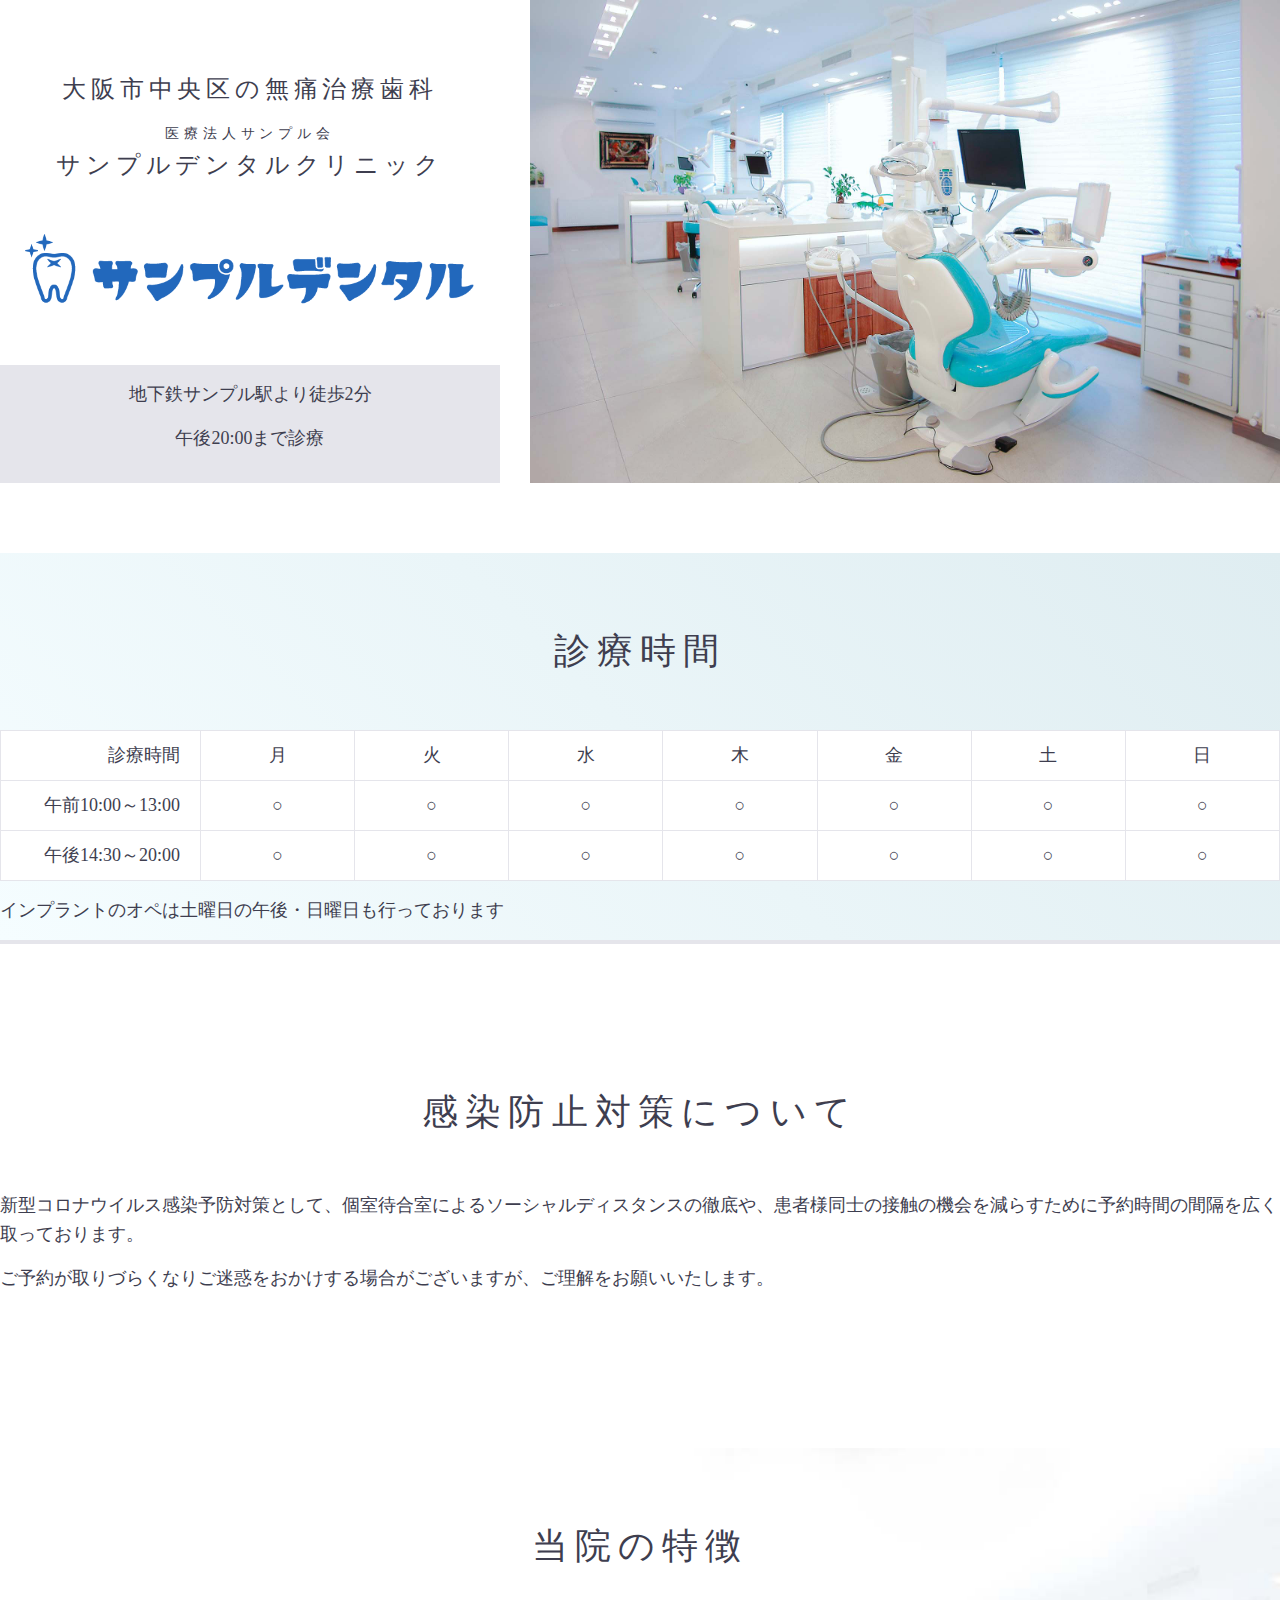
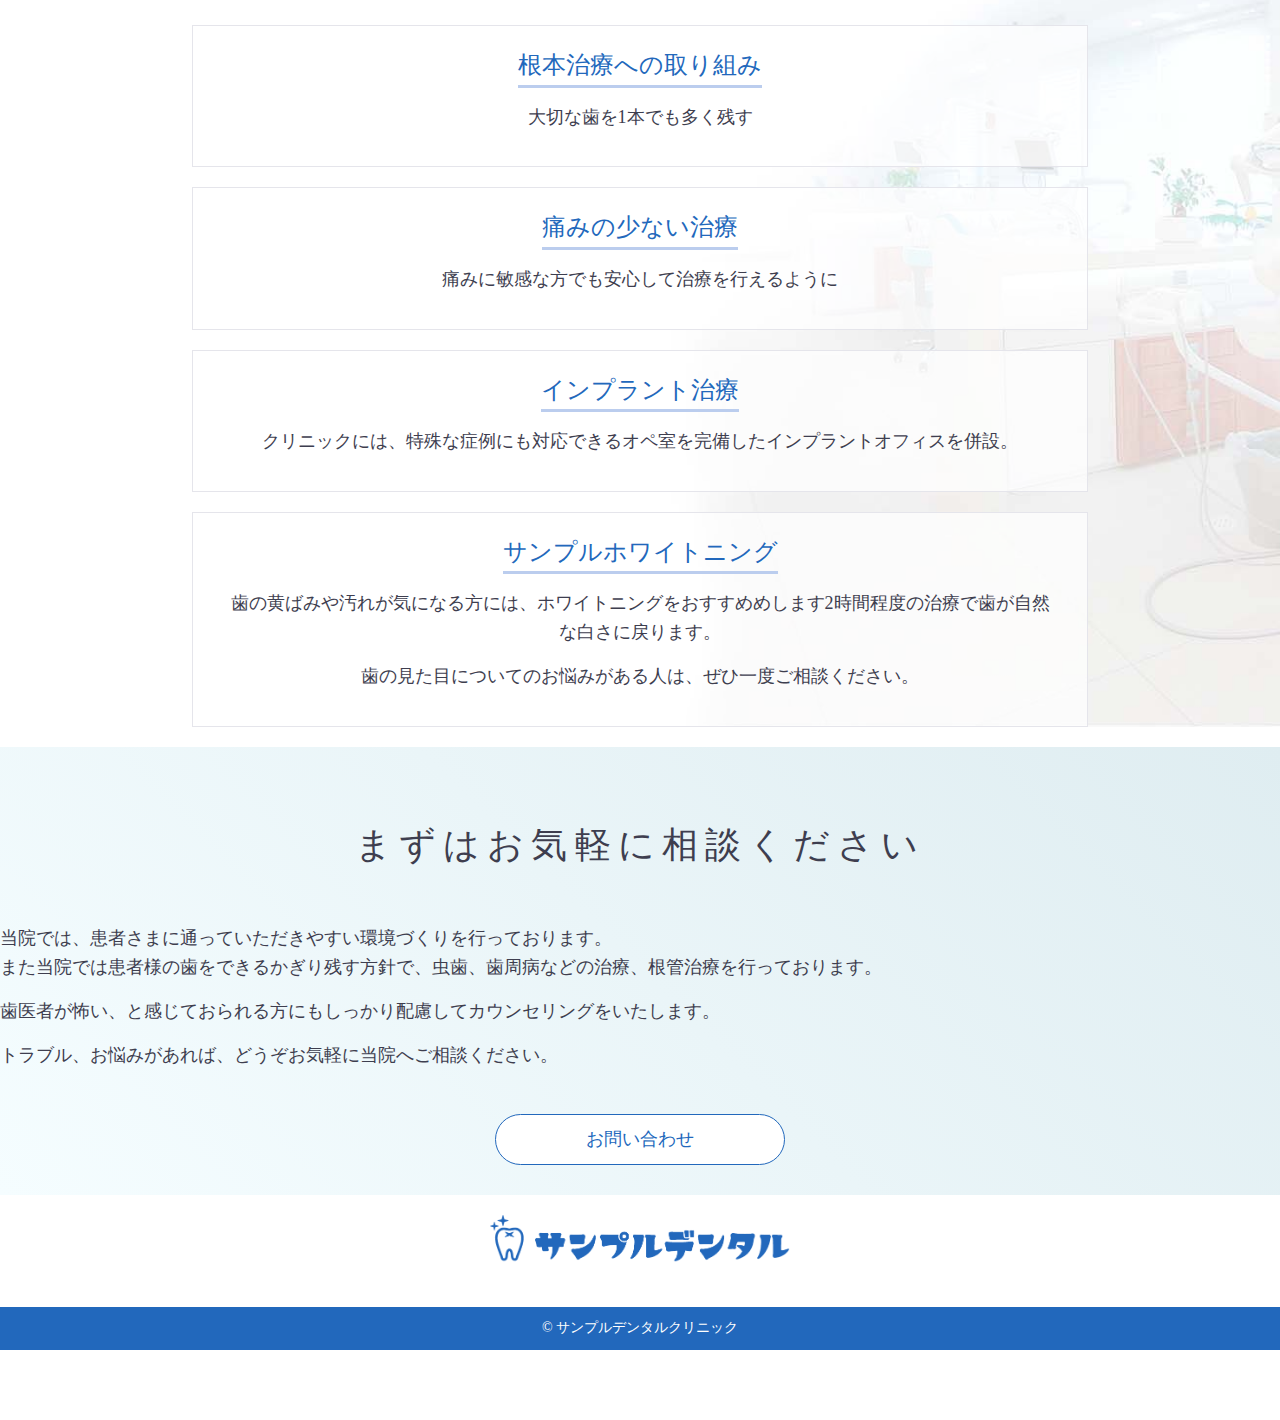
<file: dental_html/index.html>
<!DOCTYPE html>
<html lang="ja">

<head>
    <meta charset="utf-8">
    <meta name="viewport" content="width=device-width,initial-scale=1">
    <meta content="IE=edge" http-equiv="X-UA-Compatible">
    <meta name="format-detection" content="telephone=no,address=no,email=no">
    <title>サンプルデンタルクリニック</title>
    <meta name="description" content="サンプルデンタルクリニックの説明文サンプルクリニックの説明文サンプルクリニックの説明文">
    <link rel="stylesheet" href="css/reset.css">
    <link rel="stylesheet" href="css/style.css">
</head>

<body>

    <div class="header">

        <div class="header-info">
    <div class="boxa">

    <h1>大阪市中央区の無痛治療歯科
        <br>
    <span>医療法人サンプル会</span>
    サンプルデンタルクリニック</h1>
</div>

    <img src="images/logo.png" alt="">

    <div class="box1">
        <p>地下鉄サンプル駅より徒歩2分</p>

<p>午後20:00まで診療</p>
    </div>
    </div>

<div class="header_img">
    
    <img src="images/mainvisual.jpg" alt="">

</div>

</div>


<section>
<div class="boss">

    <h1>診療時間</h1>

    <table class="opening_table">
        <tr>
            <th>診療時間</th>
        <td>月</td>
        <td>火</td>
        <td>水</td>
        <td>木</td>
        <td>金</td>
        <td>土</td>
        <td>日</td>
        </tr>

        <tr>
            <th>午前10:00～13:00</th>
                <td>○</td>
                <td>○</td>
                <td>○</td>
                <td>○</td>
                <td>○</td>
                <td>○</td>
                <td>○</td>

        </tr>

        <tr>
            <th>午後14:30～20:00</th>
            <td>○</td>
                <td>○</td>
                <td>○</td>
                <td>○</td>
                <td>○</td>
                <td>○</td>
                <td>○</td>
                
        </tr>
    </table>

    <p>インプラントのオペは土曜日の午後・日曜日も行っております</p>

</div>

</section>

<section>

<div class="boss2">
    <h1>感染防止対策について</h1>
    <p>新型コロナウイルス感染予防対策として、個室待合室によるソーシャルディスタンスの徹底や、患者様同士の接触の機会を減らすために予約時間の間隔を広く取っております。</p>
<p>ご予約が取りづらくなりご迷惑をおかけする場合がございますが、ご理解をお願いいたします。</p>
</div>
</section>

<section>

<div class="boss3">
    <h1>当院の特徴</h1>
    <div class="features_box">
        <h3>根本治療への取り組み</h3>
        <p>大切な歯を1本でも多く残す</p>
    </div>
    <div class="features_box">
        <h3>痛みの少ない治療</h3>
        <p>痛みに敏感な方でも安心して治療を行えるように</p>
    </div>
    <div class="features_box">
        <h3>インプラント治療</h3>
        <p>クリニックには、特殊な症例にも対応できるオペ室を完備したインプラントオフィスを併設。</p>
    </div>
    <div class="features_box">
        <h3>サンプルホワイトニング</h3>
        <p>歯の黄ばみや汚れが気になる方には、ホワイトニングをおすすめめします2時間程度の治療で歯が自然な白さに戻ります。</p>
        <p>歯の見た目についてのお悩みがある人は、ぜひ一度ご相談ください。</p>
        
    </div>
</div>

<div class="contact">

<div class="inner">
    <h1>まずはお気軽に相談ください</h1>
    <p>当院では、患者さまに通っていただきやすい環境づくりを行っております。<br>
        また当院では患者様の歯をできるかぎり残す方針で、虫歯、歯周病などの治療、根管治療を行っております。</p>
        <p>歯医者が怖い、と感じておられる方にもしっかり配慮してカウンセリングをいたします。</p>
        <p>トラブル、お悩みがあれば、どうぞお気軽に当院へご相談ください。</p>
</div>

<div class="btn">
    <a href="">お問い合わせ</a>
</div>

</div>

<footer>
    <p class="footer_logo">
        <img src="images/logo.png" alt="">
    </p>

    <div class="copyright">
        <small>© サンプルデンタルクリニック </small>
    </div>
</footer>

</body>

</html>
</file>
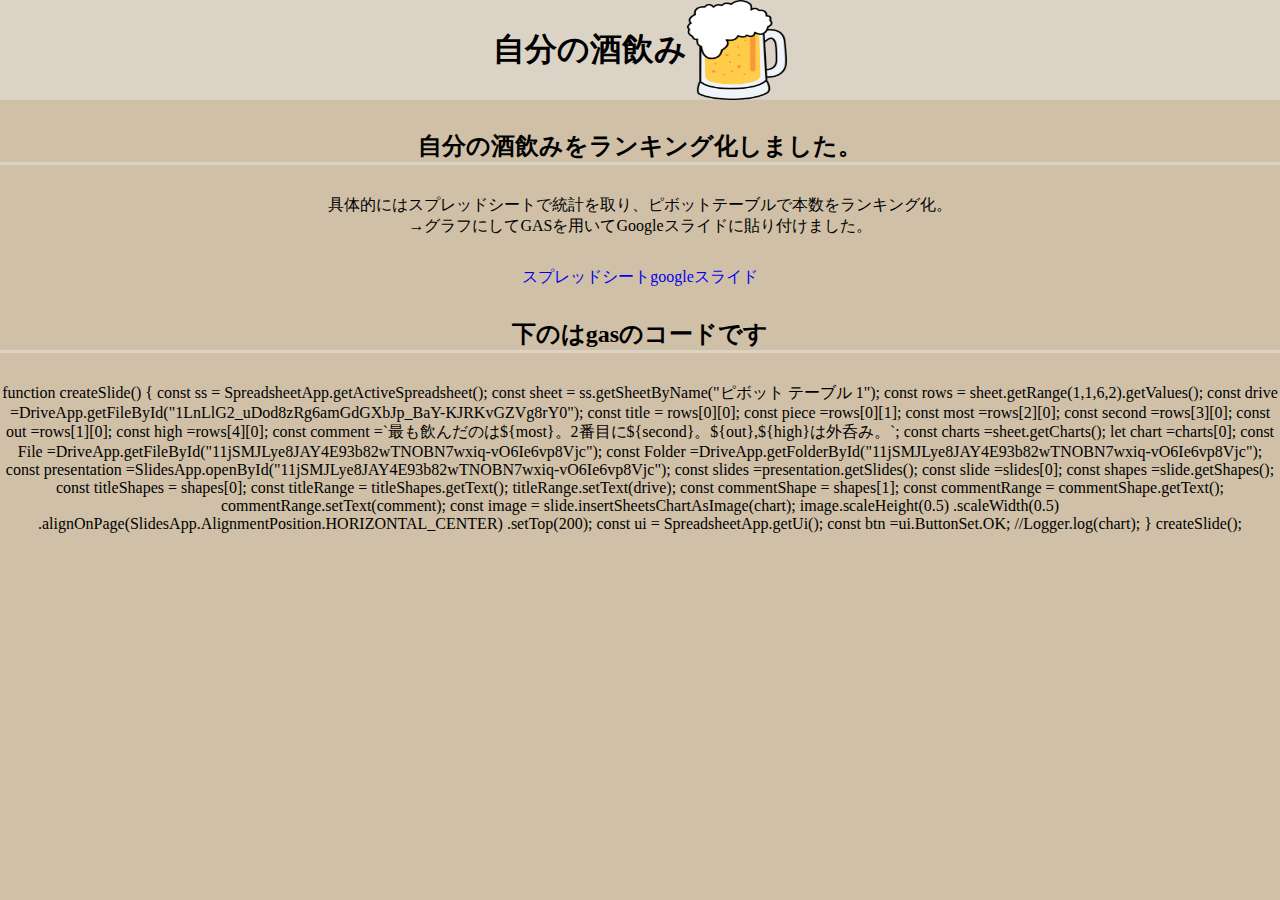
<file: drink/index.html>
<!DOCTYPE html>
<html lang="en">
<head>
    <meta charset="UTF-8">
    <meta name="viewport" content="width=device-width, initial-scale=1.0">
    <title>自分の酒飲み</title>
    <link rel="stylesheet" href="style.css">
</head>
<body>
    <div class="boss">
    <h1>自分の酒飲み</h1>
    <img src="beel.png" alt="">
    </div>

<h2>自分の酒飲みをランキング化しました。</h2>
<p>具体的にはスプレッドシートで統計を取り、ピボットテーブルで本数をランキング化。
<br>→グラフにしてGASを用いてGoogleスライドに貼り付けました。
</p>

<div class="boxa">
    <div>
<a href="1LnLlG2_uDod8zRg6amGdGXbJp_BaY-KJRKvGZVg8rY0">スプレッドシート</a>
</div>

<div>
<a href="11jSMJLye8JAY4E93b82wTNOBN7wxiq-vO6Ie6vp8Vjc">googleスライド</a></div>
</div>

<h2>下のはgasのコードです</h2>
<p>function createSlide() {
    const ss = SpreadsheetApp.getActiveSpreadsheet();
    const sheet = ss.getSheetByName("ピボット テーブル  1");
      const rows = sheet.getRange(1,1,6,2).getValues();
 
      const drive =DriveApp.getFileById("1LnLlG2_uDod8zRg6amGdGXbJp_BaY-KJRKvGZVg8rY0");
     
      const title = rows[0][0];
      const piece =rows[0][1];
      const most =rows[2][0];
      const second =rows[3][0];
      const out =rows[1][0];
      const high =rows[4][0];
 
 const comment =`最も飲んだのは${most}。2番目に${second}。${out},${high}は外呑み。`;
 
 const charts =sheet.getCharts();
 let chart =charts[0];
 
 const File =DriveApp.getFileById("11jSMJLye8JAY4E93b82wTNOBN7wxiq-vO6Ie6vp8Vjc");
 const Folder =DriveApp.getFolderById("11jSMJLye8JAY4E93b82wTNOBN7wxiq-vO6Ie6vp8Vjc");
 const presentation =SlidesApp.openById("11jSMJLye8JAY4E93b82wTNOBN7wxiq-vO6Ie6vp8Vjc");
 const slides =presentation.getSlides();
 const slide =slides[0];
 const shapes =slide.getShapes();
 
 const titleShapes = shapes[0];
 const titleRange = titleShapes.getText();
 titleRange.setText(drive);
 
 const commentShape = shapes[1];
 const commentRange = commentShape.getText();
 commentRange.setText(comment);
 
 const image = slide.insertSheetsChartAsImage(chart);
 
 image.scaleHeight(0.5)
 .scaleWidth(0.5)
 .alignOnPage(SlidesApp.AlignmentPosition.HORIZONTAL_CENTER)
 .setTop(200);
 
 const ui = SpreadsheetApp.getUi();
 const btn =ui.ButtonSet.OK;
   
      //Logger.log(chart);
 
 }
 
 createSlide();
 </p>

</body>
</html>
</file>
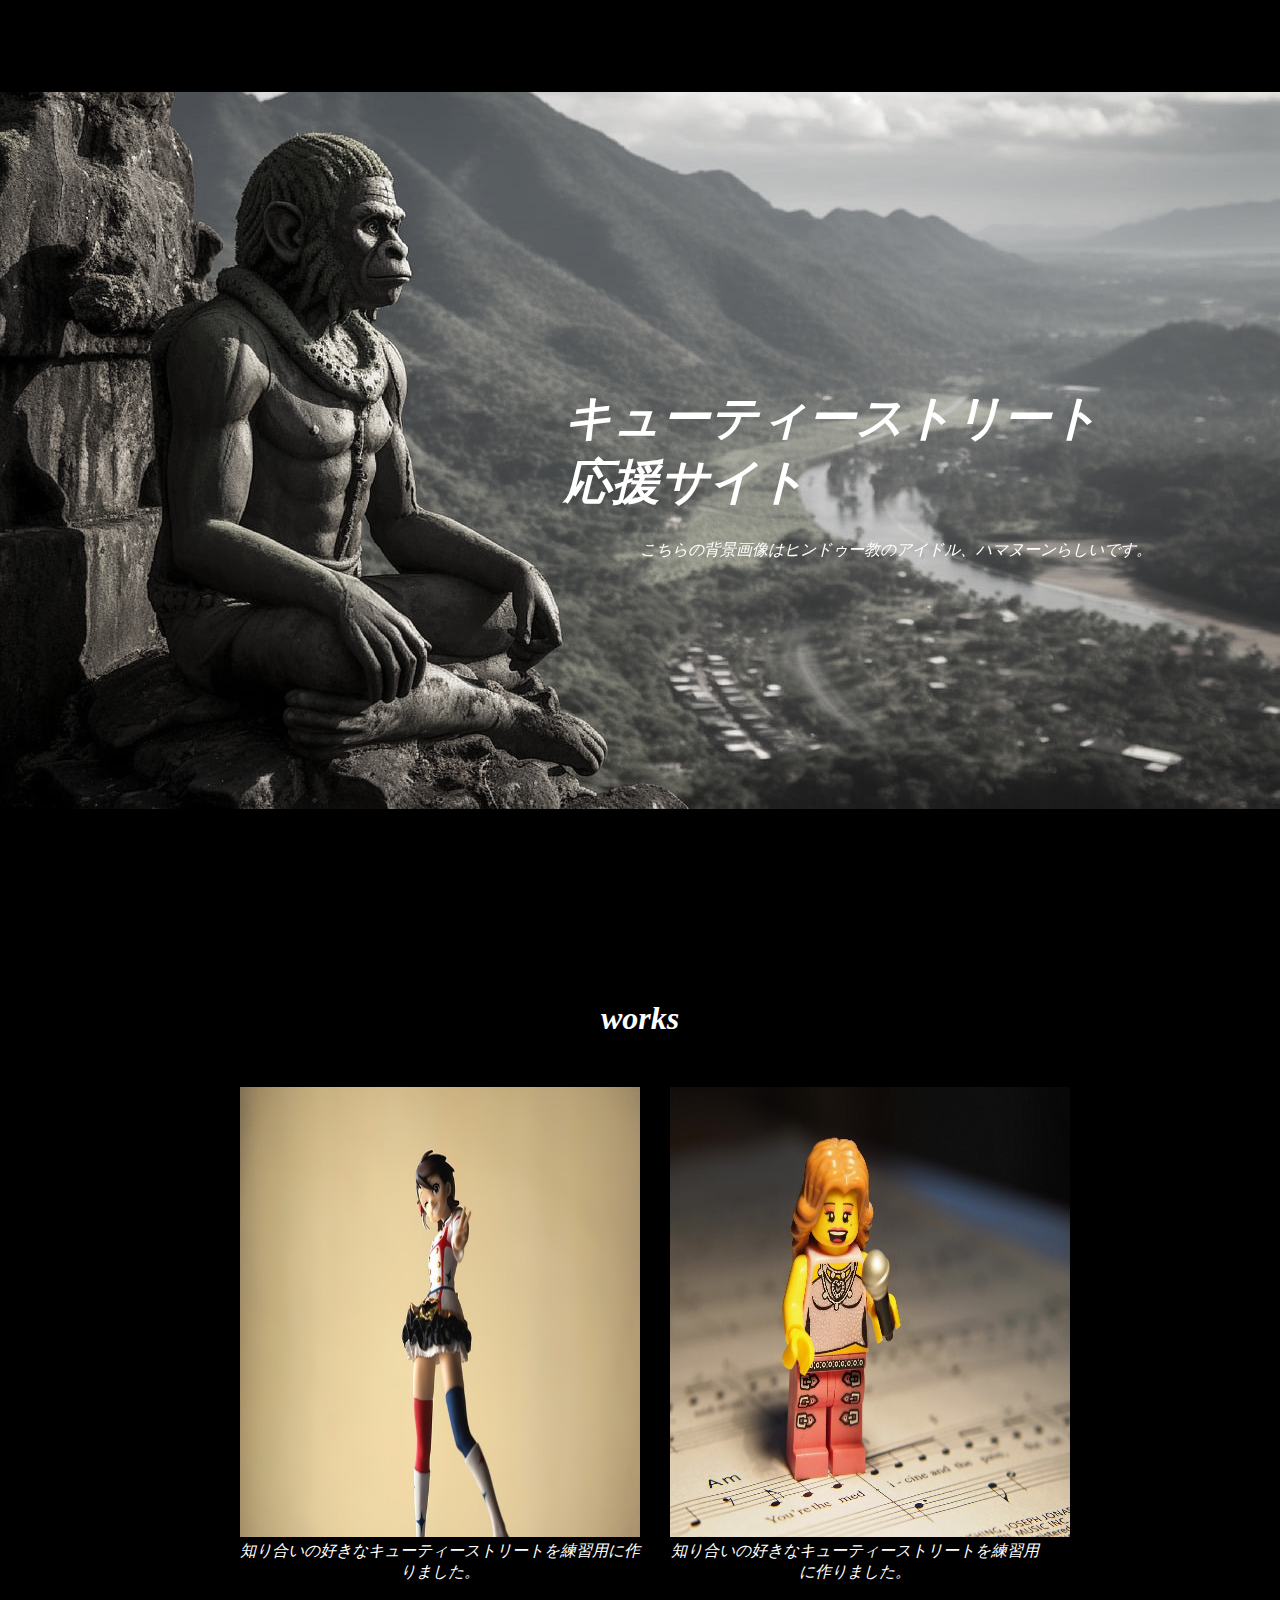
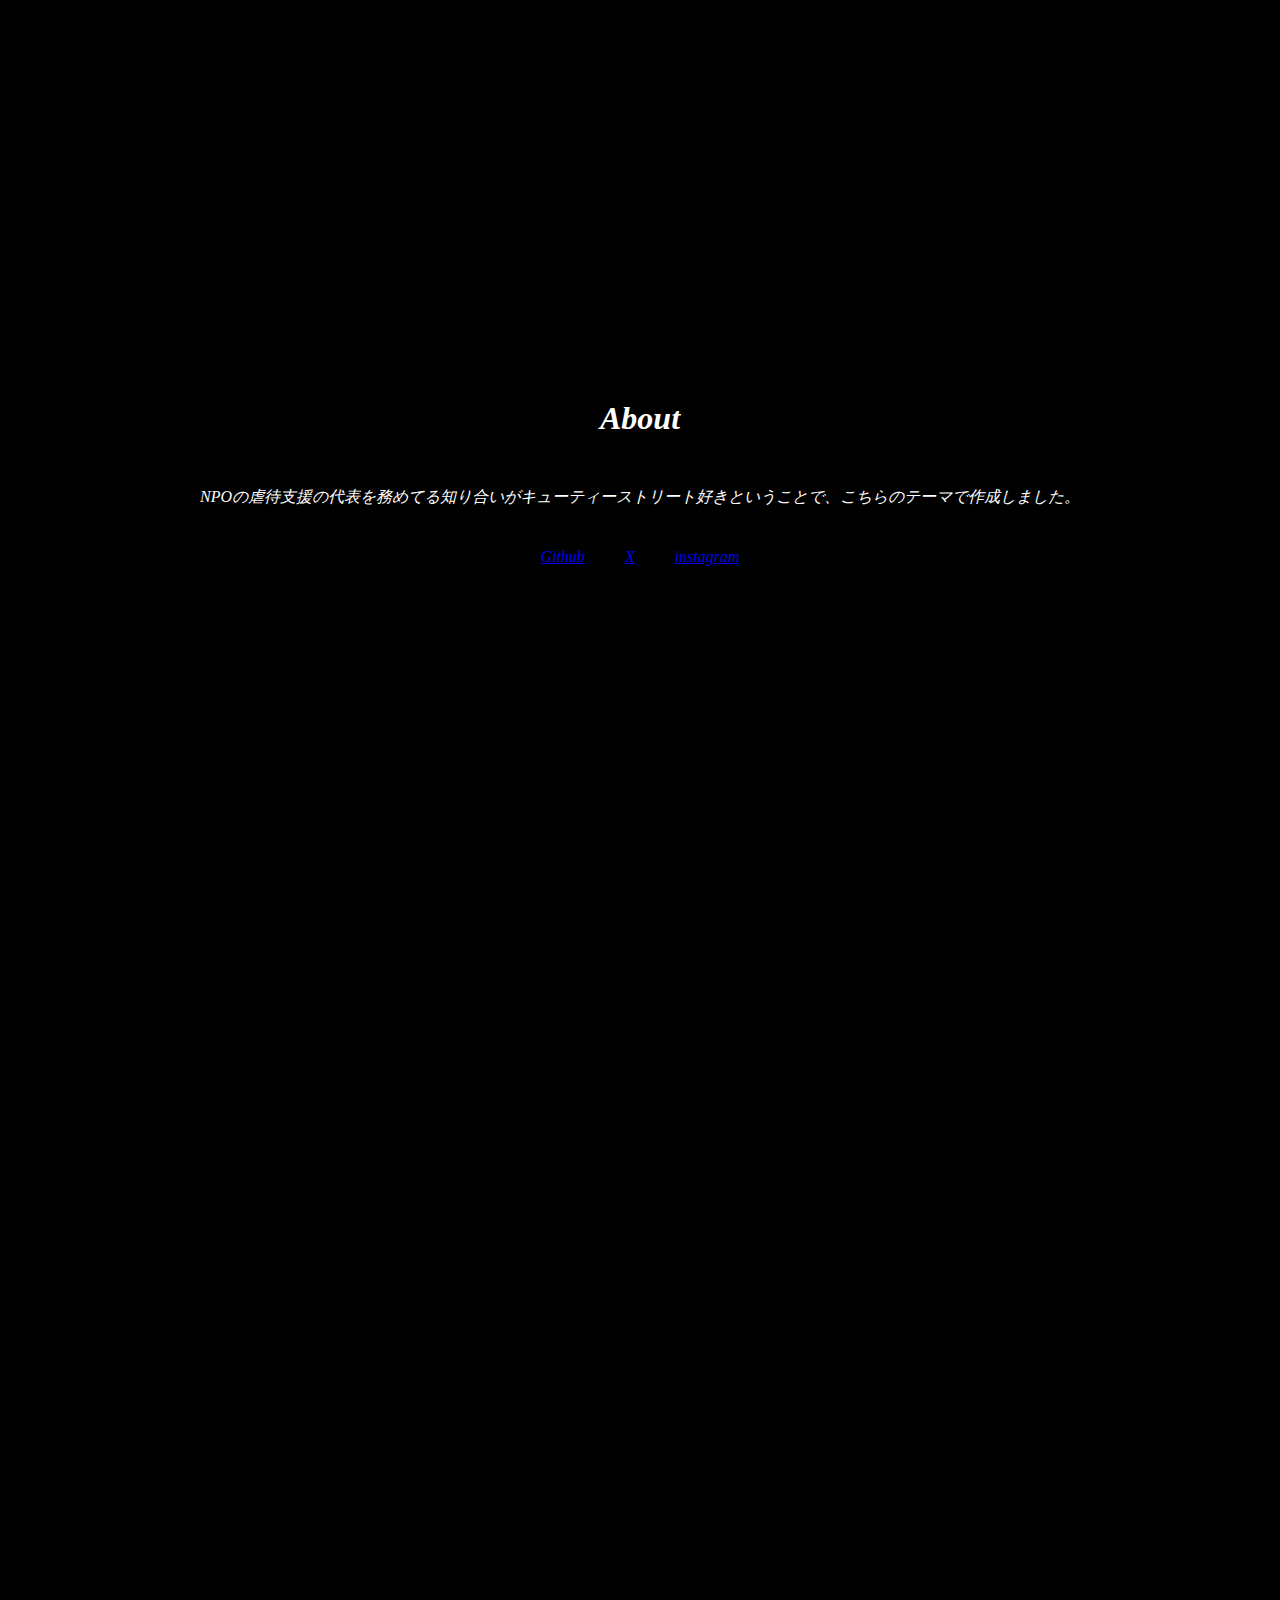
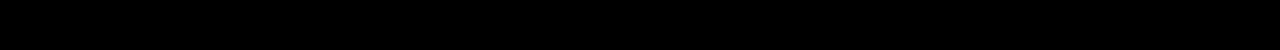
<file: qurty-street/index.html>
<!DOCTYPE html>
<html lang="en">
<head>
    <meta charset="UTF-8">
    <meta name="viewport" content="width=device-width, initial-scale=1.0">
    <title>キューティーストリート ポートフォリオ</title>
    <link rel="stylesheet" href="style.css">
 
</head>
<body>


    <section id="top">
        <img src="images/hanuman.jpg" alt="">
        <h1>キューティーストリート <br>
        応援サイト</h1>
            <p>こちらの背景画像はヒンドゥー教のアイドル、ハマヌーンらしいです。</p>
    </section>

    <section id="works" 
    
    >
        <h2>works</h2>
        <div class="ball">
        <div class="vmd">
            <img src="images/young-4107125_640.jpg" alt="">
            <p>知り合いの好きなキューティーストリートを練習用に作りました。</p>
        </div>

        <div class="cat">
            <img src="images/lego-7900076_1280.jpg" alt="">
            <p>知り合いの好きなキューティーストリートを練習用に作りました。</p>
        </div>
    </div>
    </section>
    <section id="about">
        <h2>About</h2>
        <p>NPOの虐待支援の代表を務めてる知り合いがキューティーストリート好きということで、こちらのテーマで作成しました。</p>
        <ul>
            <li><a href="https://github.co.jp/">Github</a></li>
            <li><a href="https://x.com/">X</a></li>
            <li><a href="https://www.instagram.com/">instagram</a></li>
        </ul>
        <iframe src="https://docs.google.com/forms/d/e/1FAIpQLSfHgRpVjooZBRFRaUW6HrwR3zsY597K7c32kNBeripbX1SPmg/viewform?embedded=true" frameborder="0" marginheight="0" marginwidth="0">読み込んでいます…</iframe>
    </section>
    

    <script src="script.js "></script>
</body>
</html>
</file>
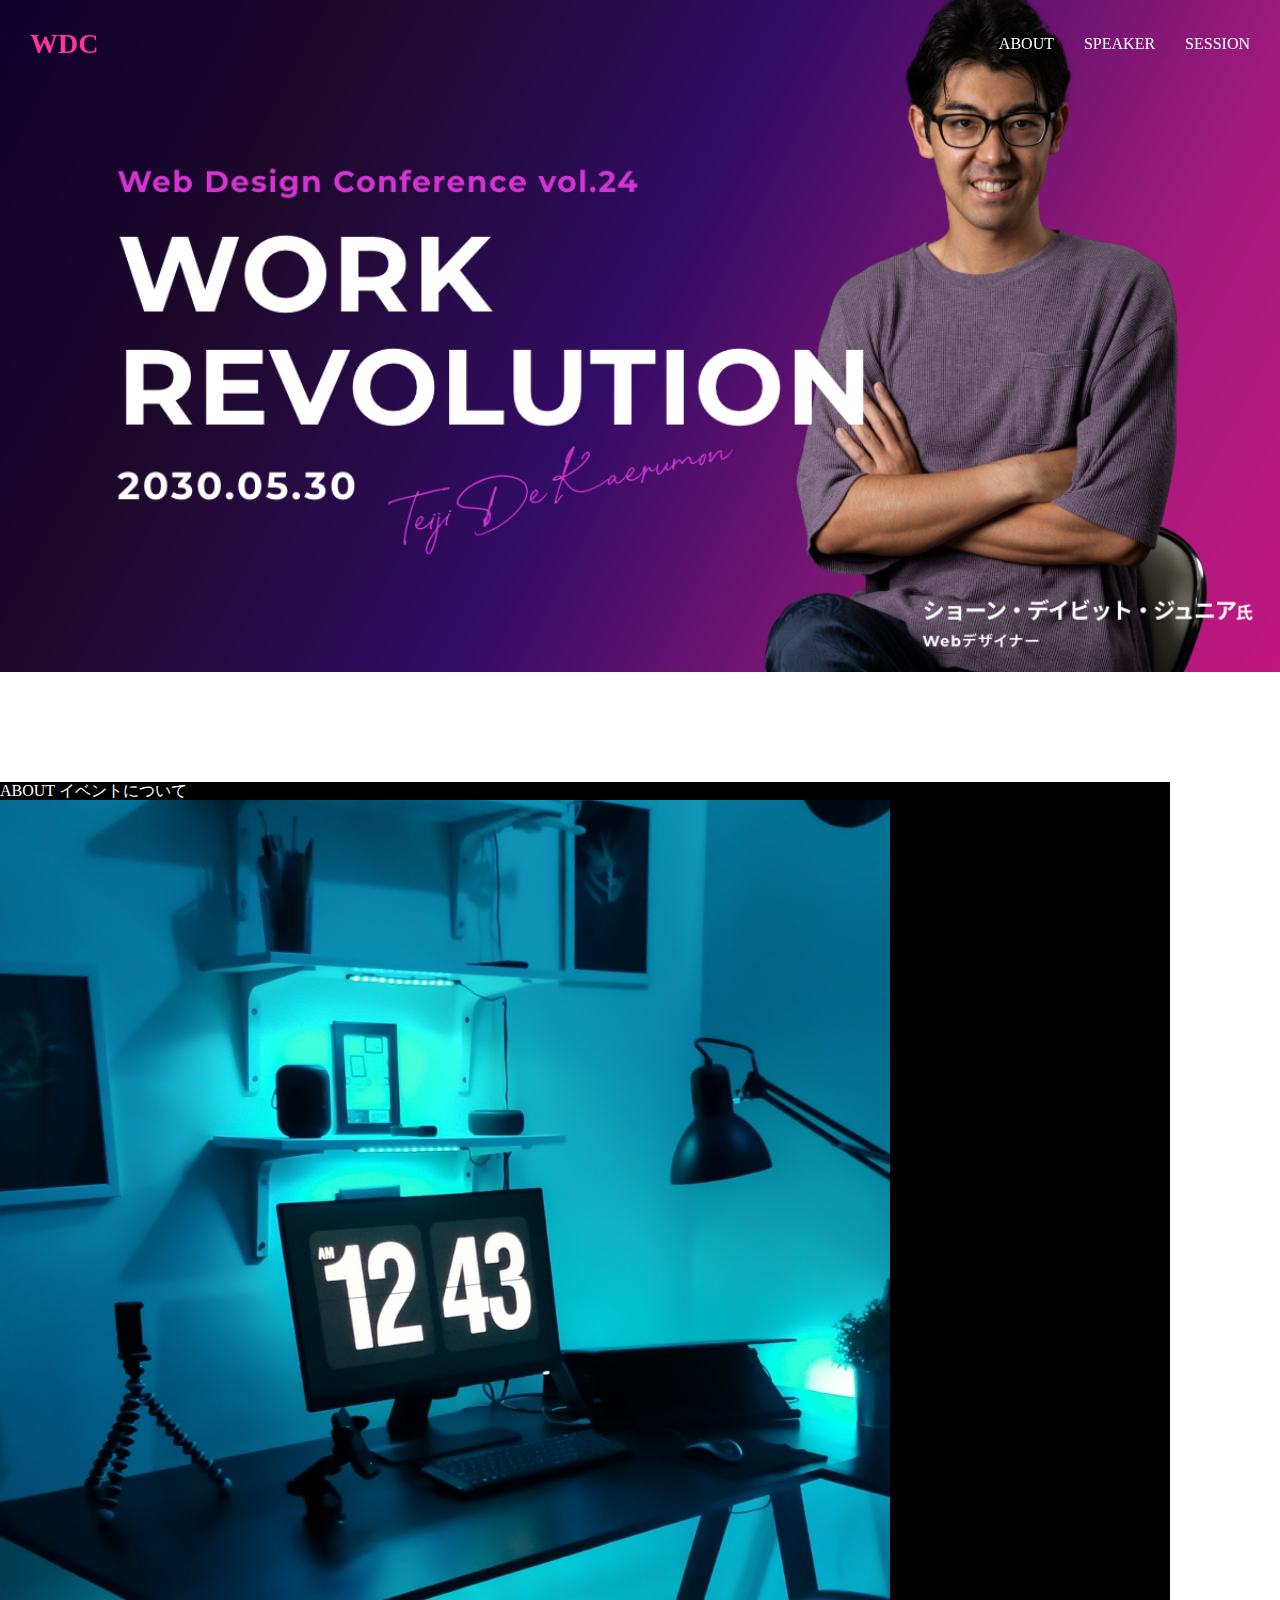
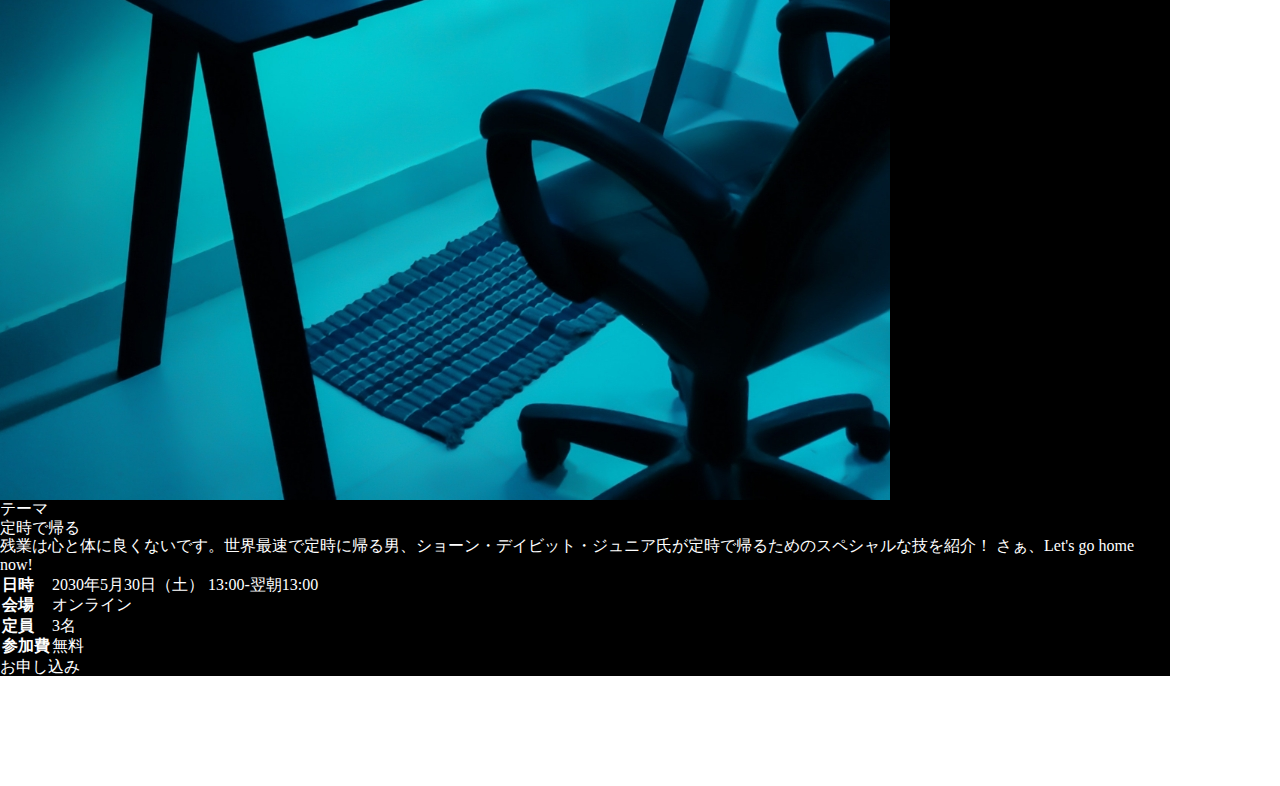
<file: wbc/index.html>
<!DOCTYPE html>
<html lang="en">
<head>
  <meta charset="UTF-8">
  <meta name="viewport" content="width=device-width, initial-scale=1.0">
  <title>Document</title>
  <link rel="stylesheet" href="css/style.css">
  <link rel="stylesheet" href="css/destyle.css">
</head>
<body>

<header class="header">
<div class="header-logo">
  <a href=".">WDC</a>
</div>

<div class="header-nav">
  <nav>
    <ul>
      <li class="nav-item">
        <a href="#abot">ABOUT</a>
      </li>
      <li class="nav-item">
        <a href="#speaker">SPEAKER</a>
      </li>
      <li class="nav-item">
        <a href="#session">SESSION</a>
      </li>
    </ul>
  </nav>
</div>
</header>

<div class="top">
  <div class="top_innner">
<img src="images/ogp.png" alt="">
  </div>

</div>

<main class="contents">
  <section id="about">
<div class="container">
  <h2>ABOUT
    <span>イベントについて</span>
  </h2>

  <div class="about-body">
    <div class="about-img">
      <img src="images/about.jpg" alt="">
    </div>
  </div>

  <div class="about__desc">
    <div class="about__subtitle">テーマ</div>
    <h3 class="about__title">定時で帰る</h3>
    <div class="about__info">
      <p>
        残業は心と体に良くないです。世界最速で定時に帰る男、ショーン・デイビット・ジュニア氏が定時で帰るためのスペシャルな技を紹介！
        さぁ、Let's go home now!</p>
    </div>
    <div class="about__table">
      <table class="table-type01">
        <tbody><tr>
          <th>日時</th>
          <td>2030年5月30日（土） 13:00-翌朝13:00</td>
        </tr>
        <tr>
          <th>会場</th>
          <td>オンライン</td>
        </tr>
        <tr>
          <th>定員</th>
          <td>3名</td>
        </tr>
        <tr>
          <th>参加費</th>
          <td>無料</td>
        </tr>
      </tbody></table>
    </div>
    <div class="about__btn">
      <a href="#registor" class="btn btn--sm">お申し込み</a>
    </div>
  </div>
  </div>
</div>
  </section>
</main>
 
</body>
</html>
</file>
<file: dental_html/css/style.css>
@charset "utf-8";

* {
    padding: 0;
    margin:0;
}

body {
    font-size: 18px;
line-height: 1.6;
color: #3e3e4f;
font-family: 'Noto Serif JP', serif;
text-align: center;
}

p {
    margin-bottom: 15px;
}

section {
    padding: 70px 0;
}

.header {
    width: 100%;
}

.header h1 {
    text-align: center;
    font-size: 24px;
    letter-spacing: 0.2em;
    margin-bottom: 50px;
}

.header p {
    text-align: center;
}

.header h1 span {
    display: block;
    text-align: center;
    font-size: 14px;
    margin-top: 15px;
}

.header-info {
    width: 40%;
    text-align: center;
}

.header-info img {
    margin-bottom: 50px;
   
}

.boxa {
    margin-bottom: 50px;
}

.box1 {
    background-color: #e5e5eb;
    padding: 15px;
    text-align: center;
}



.header_img img {
    max-width: 100%;
    height: 100%;
}

.boss {
    background: rgb(245, 253, 255);
    background: linear-gradient(45deg, rgba(245, 253, 255, 1) 0%, rgba(223, 237, 241, 1) 100%);
}

.boss3 {
    background-image:url(../images/bg_room.jpg);
    background-size: cover;
}

table {
    border-collapse: collapse;
    border-spacing: 0;
    background-color: white;
}

.opening_table {
    width: 100%;
    background-color: #fff;
    margin-bottom: 15px;
}

.boss2 h1 {
    padding-top: 0;
}

.boss {
    max-width: 100%;
    margin-left: auto;
    margin-right: auto;
    border-bottom: 4px solid #e5e5eb;
}

.opening_table th {
    border: 1px solid #e5e5eb;
    text-align: right;
    width: 200px;
    padding: 10px 20px;
}

.opening_table td {
    border: 1px solid #e5e5eb;
    text-align: center;
    padding: 10px;
}

.features_box {
border: 1px solid #e5e5eb;
    padding: 20px 30px;
    width: 70%;
    margin: 0 auto;
    margin-bottom: 20px;
    background-color: rgba(255, 255, 255, 0.7);
    text-align: center;
}

.features_box h3 {
    color: #2268bc;
    font-size: 24px;
    margin-bottom: 15px;
    border-bottom: 3px solid #bbcdee;
    display: inline-block;
}


.features_box p {
    text-align: center;
}



.contact {
    background: rgb(245, 253, 255);
    background: linear-gradient(45deg, rgba(245, 253, 255, 1) 0%, rgba(223, 237, 241, 1) 100%);
}

.inner h1 {
margin-top: 0;
}

.btn {
    text-align: center;
}

.btn a {
    border: 1px solid #2268bc;
    border-radius: 30px;
    padding: 10px 90px;
    display: inline-block;
    margin: 30px 0;
    color: #2268bc;
    text-decoration: none;
    background-color: #fff;
}

 h1 {
    font-size: 36px;
    letter-spacing: 0.2em;
    text-align: center;
    margin-bottom: 50px;
    padding-top: 70px;
}

.footer_logo {
    padding: 20px 0;
    text-align: center;

}

.copyright {
    background-color: #2268bc;
    color: #fff;
    text-align: center;
    padding: 10px;
    font-size: 14px;
}

.footer_logo img {
    width: 300px;
}

@media (max-width:701px) {
    
    .header {
        display: block;
    }

    .header-info {
        width: 100%;

    }

    .header-info img {
        width: 350px;
    
}

.box1 {
    margin-bottom: 50px;
}

}

@media (min-width:600px) {
    .header {
        display: flex;
    }
_    .header_info {
    width:40%;
}

.header-info img {
    width: 450px;
   
}

.header_img {
    width: 60%;
    margin-left: 30px;
}
}
</file>
<file: drink/style.css>
* {
    margin: 0;
    padding: 0;
}

.boss {
    display: flex;
    background-color: #DBD3C6;
    justify-content: center;
}

body {
background-color: #D0C0A7;
text-align: center;
}

.boxa {
    margin-top: 30px;
justify-content: center;
display: flex;
}

h1 {
    margin: auto 0;
}

h2 {
    border-bottom: 3px solid #DBD3C6;
    margin-bottom: 30px;
    margin-top: 30px;
}

a {
    text-decoration: none;
}

a:hover {
 background-color: #EBE6D2;
}

img {
    width: 100px;
    height: 100px;
}
</file>
<file: qurty-street/style.css>
body {
    font-style: italic;
    color: white;
    background-color: gainsboro;
}

* {
    margin: 0;
    padding: 0;
}



section {
    background-color: black;
}


a:hover {
    background-color: gainsboro;
}

#top {
display: flex;
justify-content: center;
align-items: center;
position: relative;
filter: grayscale(80%);
}

#top p {
position: absolute;

}

.ball {
    justify-content: center;
}

h1 {
    
    position: absolute;
    margin-left: 30%;

}

h2 {
    font-size: 2rem;
    
}

#works {
    text-align: center;
  
}


#about {
    justify-content: center;
    text-align: center;
align-items: center;
height: 150vh;
padding-top: 100px;
}





ul,li {
list-style: none;
padding: 20px;
}

ul {
    display: flex;
    text-align: center;
    justify-content: center;
}

@media (min-width:800px) {

    
  #top p {
    margin-top: 200px;
margin-left: 40%;
  }

section {
    width: 100vw;
    height: 100vh;
}

    .ball {
        display: flex;
    }

        .vmd {
            width: 400px;
            height: 450px;
        }
        
        .vmd img{
            width: 400px;
            height: 450px;
            
        }
        
        .cat {
            width: 400px;
            height: 450px;
        }
        
        .cat img{
            width: 400px;
            height: 450px;
            margin: 0 0 0 30px;
        }
        
        .cat p {
            margin:0 0 0 30px;
        }

        #top img {
            width: 100vw;
        }

        h1 {
            font-size: 3.0rem;
        }

        iframe {
            width: 640px;
            height: 400px;
        }

        h2 {
            padding-top: 100px;
            margin-bottom: 50px;
        }
}

@media (max-width:700px) {

    h2 {
        padding-top: 40px;
    }
   
    h1 {
        font-size: 1.2em;
    }

#top p {
    margin-top: 130px;
margin-left: 35%;
}

.cat p {
    margin:0 0 0 20px;
}

   #works {
    justify-content: center;
    height: 100vh;
   }


    #top img {
        width: 430px;
    }

    .vmd {
        margin-top: 50px;
        width: 200px;
        height: 300px;
        margin-bottom: 100px;
    }

   
    
    .vmd img{
        width: 200px;
        height: 300px;
        
    }
    
    .cat {
        width: 200px;
        height: 300px;
    }
    
    .cat img{
        width: 200px;
        height: 300px;
    }
    
    iframe {
        width: 400px;
        height: 300px;
    }


}
</file>
<file: wbc/css/style.css>
* 
{
  margin: 0;
  padding: 0;
}
 
body {
  color: white;
}

.header-logo {
  font-size: 28px;
  font-weight: bold;
  line-height: 1;
  color: #FF3399;
}

header {
  display: flex;
  position: fixed;
  z-index: 10;
  align-items: center;
  justify-content: space-between;
  width: 100%;
  /* height: 90px; */
  padding: 30px;
}

ul {
  display: flex;
  column-gap: 30px;
  position: relative;
    align-items: center;
    justify-content: center;
}

.top {
  background: rgb(238,174,202);
  background: radial-gradient(circle, rgba(238,174,202,1) 0%, rgba(109,54,176,1) 79%); 

}

.top img {
  max-width: 100%;
  width: 100%;
}

:root {
  --bg-color: #141414;
  --bg-gradient: linear-gradient(135deg, #0e002e 0%, #1e092b 23%, #320c65 49%, #a01b7c 80%, #c21780 100%);
  --main-color: #d136d1;
  --text-color: #fff;
}

.top_inner {
  display: flex;
  position: relative;
  align-items: center;
  max-width: 1240px;
  height: 700px;
  margin: 0 auto;
  padding: 0 50px;
  background-repeat: no-repeat;
  background-position: right bottom;
  background-size: 560px 737px;
}

section {
  padding: 110px 0;
}

.container {
  max-width: 1170px;
  background-color: black;
}

.about_img {
  flex: 0 1 40%;
}

.about-body {
  display: flex;
  align-items: center;
  column-gap: 70px;
}

.about img {
  max-width: 100%;
    height: auto;
    vertical-align: bottom;
}
</file>
<file: wbc/css/destyle.css>
/*! destyle.css v3.0.0 | MIT License | https://github.com/nicolas-cusan/destyle.css */

/* Reset box-model and set borders */
/* ============================================ */

*,
::before,
::after {
  box-sizing: border-box;
  border-width: 0;
  border-style: solid;
}

/* Document */
/* ============================================ */

/**
 * 1. Correct the line height in all browsers.
 * 2. Prevent adjustments of font size after orientation changes in iOS.
 * 3. Remove gray overlay on links for iOS.
 */

html {
  line-height: 1.15; /* 1 */

  -webkit-tap-highlight-color: transparent; /* 3*/
  -webkit-text-size-adjust: 100%; /* 2 */
}

/* Sections */
/* ============================================ */

/**
 * Remove the margin in all browsers.
 */

body {
  margin: 0;
}

/**
 * Render the `main` element consistently in IE.
 */

main {
  display: block;
}

/* Vertical rhythm */
/* ============================================ */

p,
table,
blockquote,
address,
pre,
iframe,
form,
figure,
dl {
  margin: 0;
}

/* Headings */
/* ============================================ */

h1,
h2,
h3,
h4,
h5,
h6 {
  font-size: inherit;
  font-weight: inherit;
  margin: 0;
}

/* Lists (enumeration) */
/* ============================================ */

ul,
ol {
  margin: 0;
  padding: 0;
  list-style: none;
}

/* Lists (definition) */
/* ============================================ */

dt {
  font-weight: bold;
}

dd {
  margin-left: 0;
}

/* Grouping content */
/* ============================================ */

/**
 * 1. Add the correct box sizing in Firefox.
 * 2. Show the overflow in Edge and IE.
 */

hr {
  clear: both;
  overflow: visible; /* 2 */
  box-sizing: content-box; /* 1 */
  height: 0; /* 1 */
  margin: 0;
  color: inherit;
  border-top-width: 1px;
}

/**
 * 1. Correct the inheritance and scaling of font size in all browsers.
 * 2. Correct the odd `em` font sizing in all browsers.
 */

pre {
  font-family: monospace, monospace; /* 1 */
  font-size: inherit; /* 2 */
}

address {
  font-style: inherit;
}

/* Text-level semantics */
/* ============================================ */

/**
 * Remove the gray background on active links in IE 10.
 */

a {
  text-decoration: none;
  color: inherit;
  background-color: transparent;
}

/**
 * 1. Remove the bottom border in Chrome 57-
 * 2. Add the correct text decoration in Chrome, Edge, IE, Opera, and Safari.
 */

abbr[title] {
  text-decoration: underline dotted; /* 2 */
}

/**
 * Add the correct font weight in Chrome, Edge, and Safari.
 */

b,
strong {
  font-weight: bolder;
}

/**
 * 1. Correct the inheritance and scaling of font size in all browsers.
 * 2. Correct the odd `em` font sizing in all browsers.
 */

code,
kbd,
samp {
  font-family: monospace, monospace; /* 1 */
  font-size: inherit; /* 2 */
}

/**
 * Add the correct font size in all browsers.
 */

small {
  font-size: 80%;
}

/**
 * Prevent `sub` and `sup` elements from affecting the line height in
 * all browsers.
 */

sub,
sup {
  position: relative;
  font-size: 75%;
  line-height: 0;
  vertical-align: baseline;
}

sub {
  bottom: -.25em;
}

sup {
  top: -.5em;
}

/* Replaced content */
/* ============================================ */

/**
 * Prevent vertical alignment issues.
 */

svg,
img,
embed,
object,
iframe {
  vertical-align: bottom;
}

/* Forms */
/* ============================================ */

/**
 * Reset form fields to make them styleable.
 * 1. Make form elements stylable across systems iOS especially.
 * 2. Inherit text-transform from parent.
 */

button,
input,
optgroup,
select,
textarea {
  font: inherit;
  margin: 0;
  padding: 0;
  text-align: inherit;
  vertical-align: middle;
  text-transform: inherit; /* 2 */
  color: inherit;
  border-radius: 0;
  background: transparent;

  -webkit-appearance: none; /* 1 */
  appearance: none;
}

/**
 * Reset radio and checkbox appearance to preserve their look in iOS.
 */

[type="checkbox"] {
  -webkit-appearance: checkbox;
  appearance: checkbox;
}

[type="radio"] {
  -webkit-appearance: radio;
  appearance: radio;
}

/**
 * Correct cursors for clickable elements.
 */

button,
[type="button"],
[type="reset"],
[type="submit"] {
  cursor: pointer;
}

button:disabled,
[type="button"]:disabled,
[type="reset"]:disabled,
[type="submit"]:disabled {
  cursor: default;
}

/**
 * Improve outlines for Firefox and unify style with input elements & buttons.
 */

:-moz-focusring {
  outline: auto;
}

select:disabled {
  opacity: inherit;
}

/**
 * Remove padding
 */

option {
  padding: 0;
}

/**
 * Reset to invisible
 */

fieldset {
  min-width: 0;
  margin: 0;
  padding: 0;
}

legend {
  padding: 0;
}

/**
 * Add the correct vertical alignment in Chrome, Firefox, and Opera.
 */

progress {
  vertical-align: baseline;
}

/**
 * Remove the default vertical scrollbar in IE 10+.
 */

textarea {
  overflow: auto;
}

/**
 * Correct the cursor style of increment and decrement buttons in Chrome.
 */

[type="number"]::-webkit-inner-spin-button,
[type="number"]::-webkit-outer-spin-button {
  height: auto;
}

/**
 * 1. Correct the outline style in Safari.
 */

[type="search"] {
  outline-offset: -2px; /* 1 */
}

/**
 * Remove the inner padding in Chrome and Safari on macOS.
 */

[type="search"]::-webkit-search-decoration {
  -webkit-appearance: none;
}

/**
 * 1. Correct the inability to style clickable types in iOS and Safari.
 * 2. Fix font inheritance.
 */

::-webkit-file-upload-button {
  font: inherit; /* 2 */

  -webkit-appearance: button; /* 1 */
}

/**
 * Clickable labels
 */

label[for] {
  cursor: pointer;
}

/* Interactive */
/* ============================================ */

/*
 * Add the correct display in Edge, IE 10+, and Firefox.
 */

details {
  display: block;
}

/*
 * Add the correct display in all browsers.
 */

summary {
  display: list-item;
}

/*
 * Remove outline for editable content.
 */

[contenteditable]:focus {
  outline: auto;
}

/* Tables */
/* ============================================ */

/**
1. Correct table border color inheritance in all Chrome and Safari.
*/

table {
  border-color: inherit; /* 1 */
}

caption {
  text-align: left;
}

td,
th {
  padding: 0;
  vertical-align: top;
}

th {
  font-weight: bold;
  text-align: left;
}
</file>
